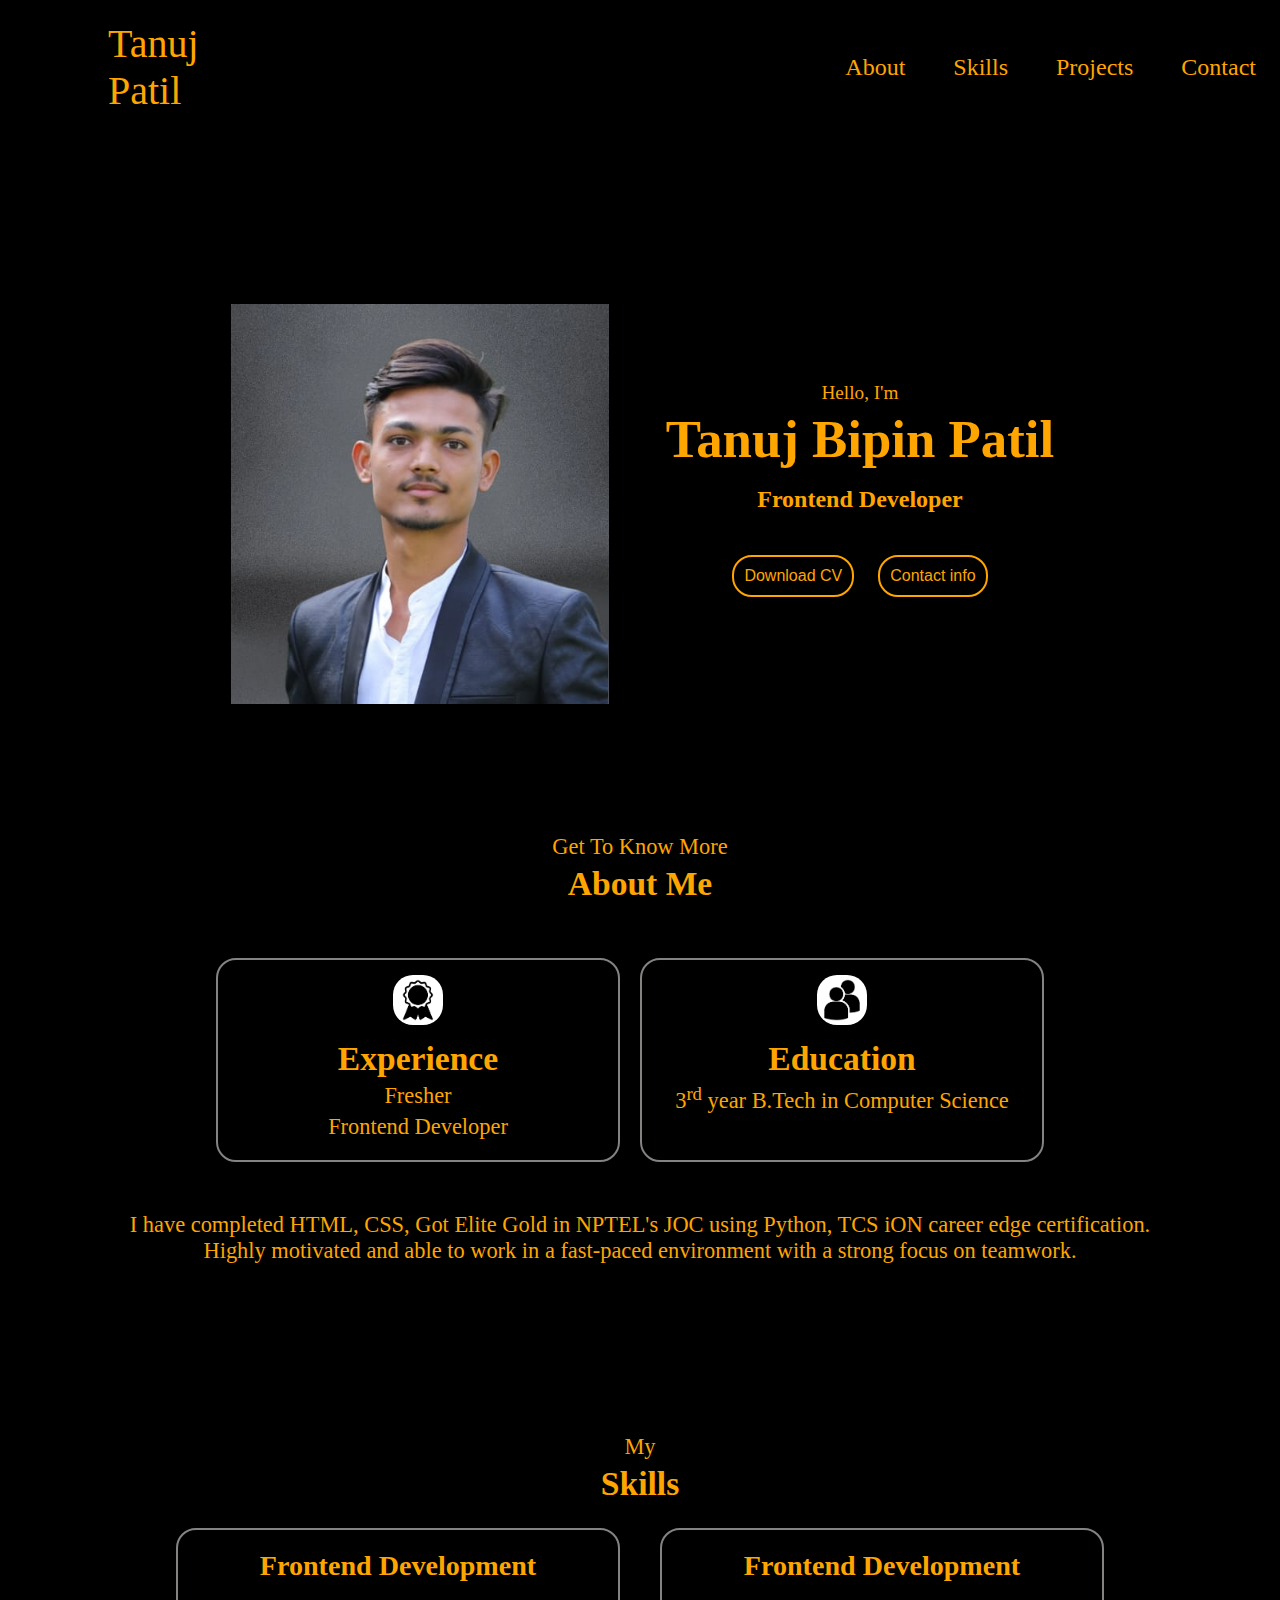
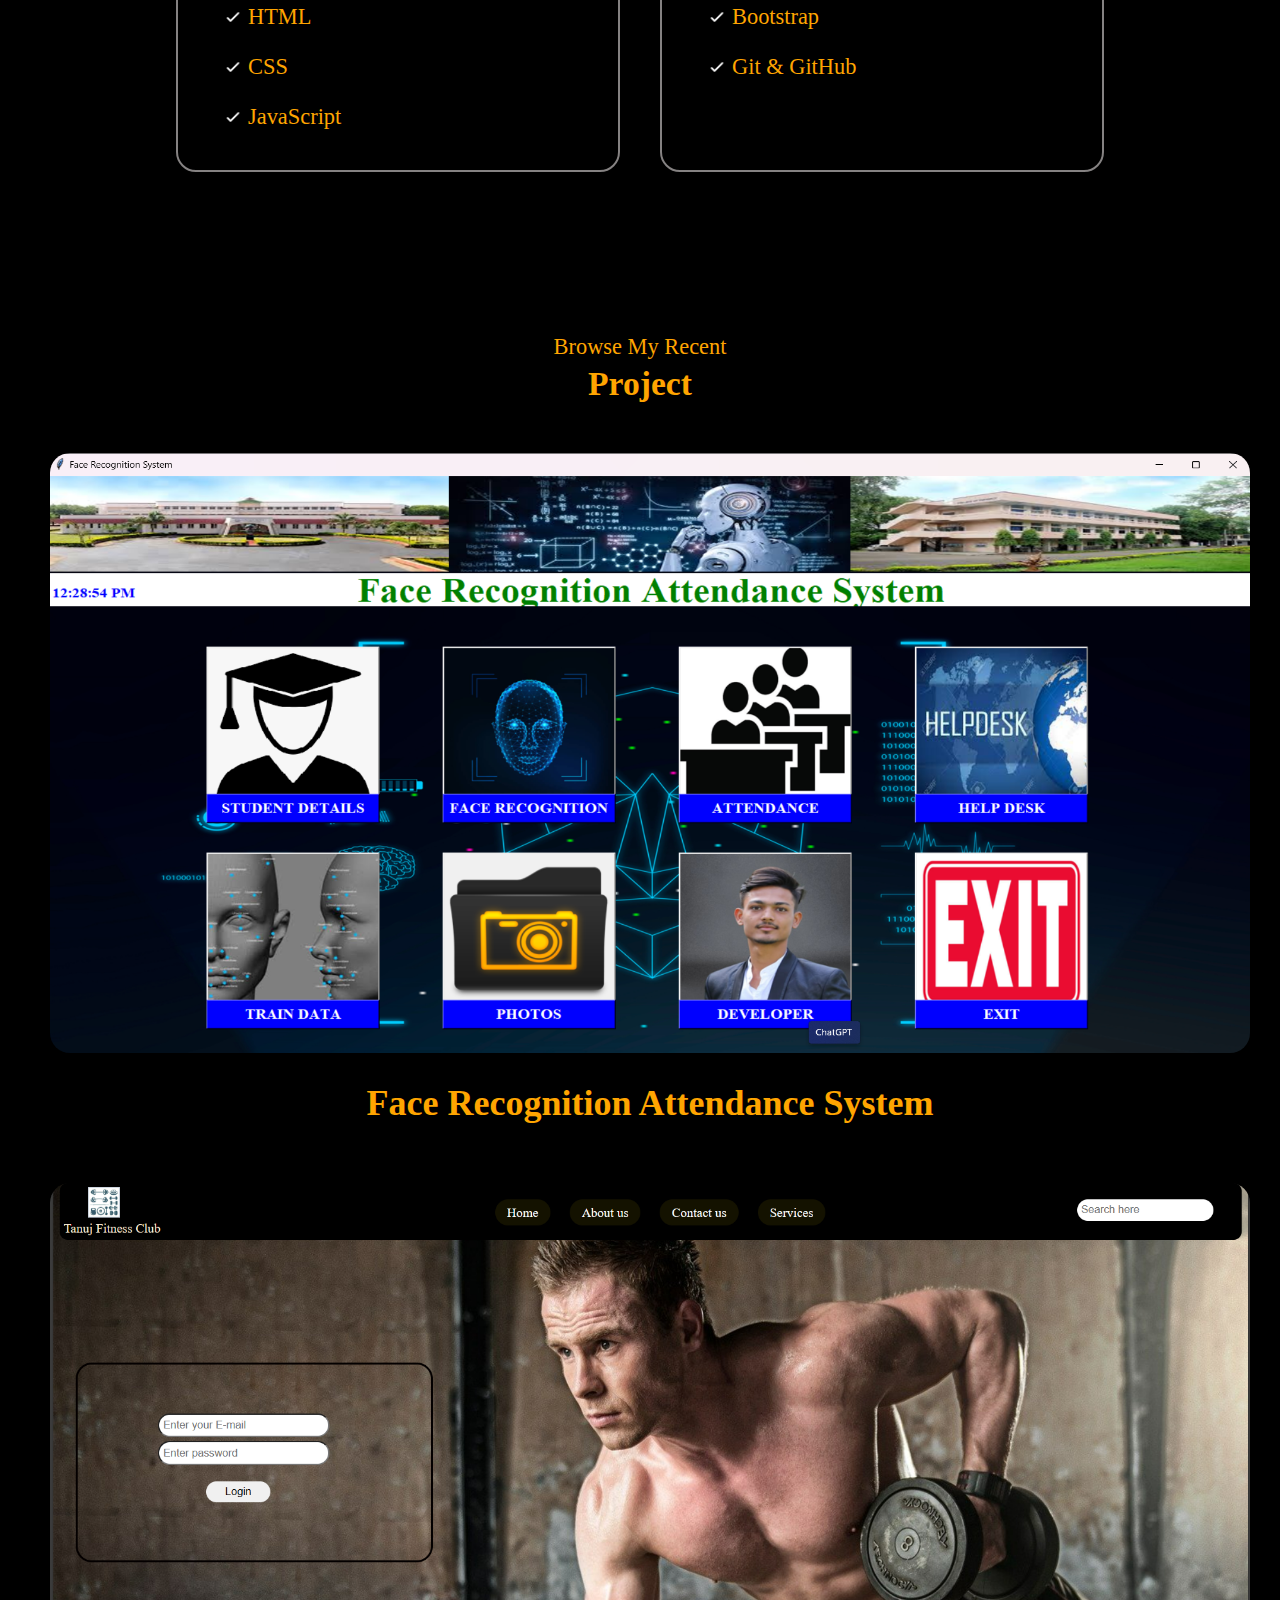
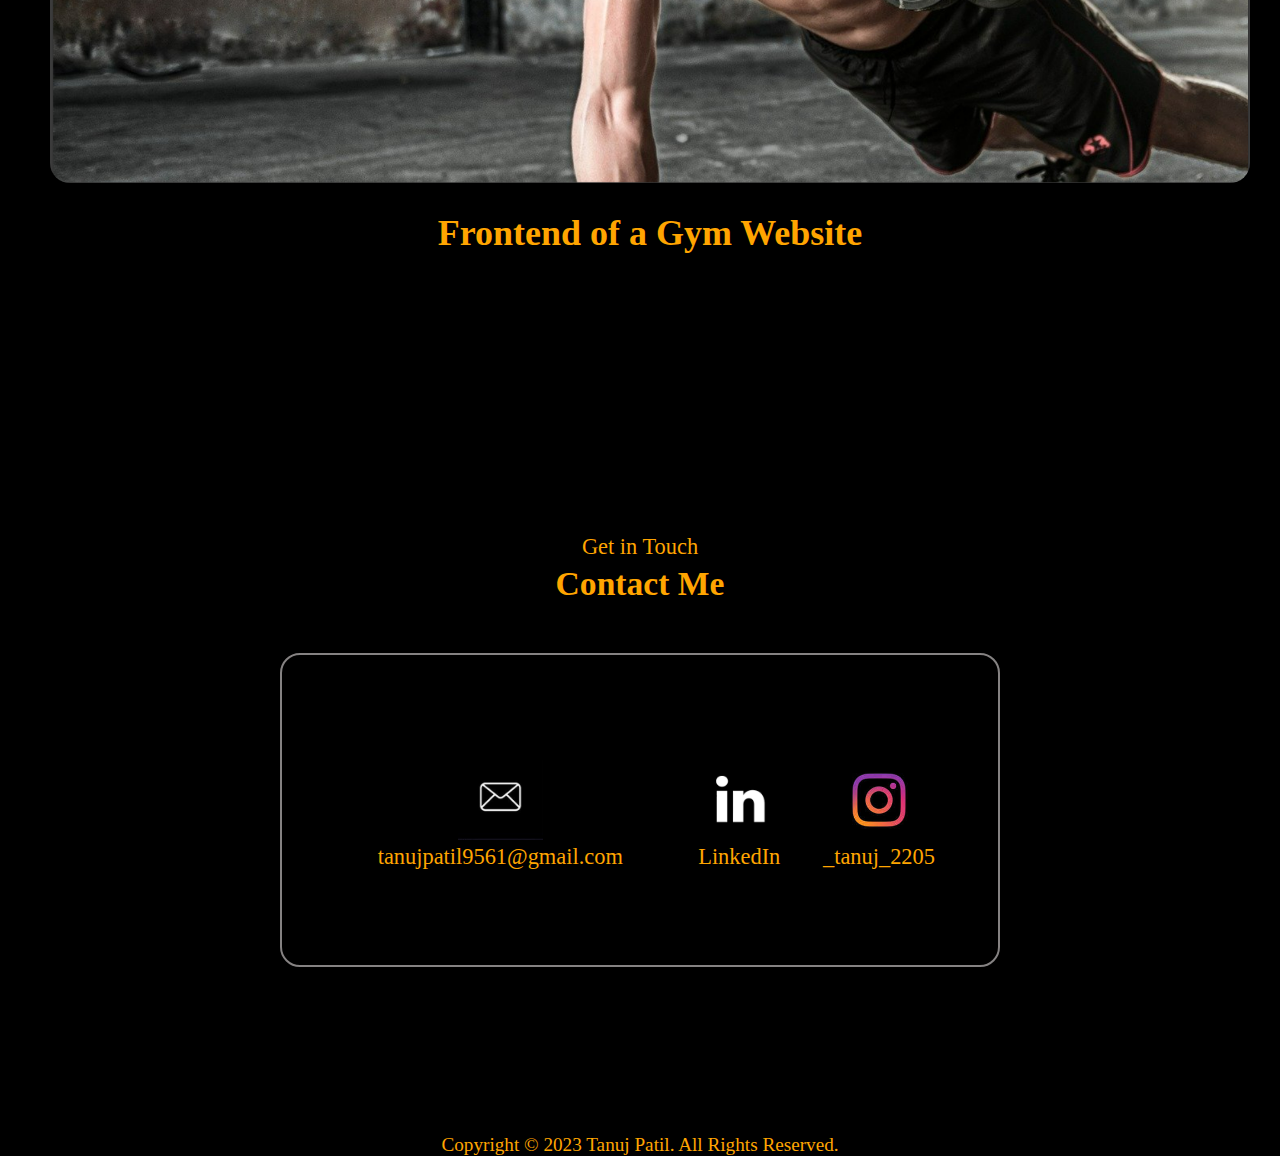
<file: Portfolio/index.html>
<!DOCTYPE html>
<html lang="en">

<head>
    <meta charset="UTF-8">
    <meta name="viewport" content="width=device-width, initial-scale=1.0">
    <title>My Portfolio | Bharat Intern</title>
    <link rel="icon" href="BharatIntern-logo.jpg">
    <link rel="stylesheet" href="style.css">
</head>

<body>
    <header>
        <nav class="navbar">
            <div class="name">
                Tanuj Patil
            </div>
            <ul>
                <li class="item"><a href="#About">About</a></li>
                <li class="item"><a href="#Skills">Skills</a></li>
                <li class="item"><a href="#Proj">Projects</a></li>
                <li class="item"><a href="#Cont">Contact</a></li>
            </ul>
        </nav>
    </header>

    <section class="section-1" id="profile">

        <div  id="div1" class="div1">
            <img src="logo-tanuj.jpeg" alt="Tanuj Patil Profile" title="Tanuj Patil">
        </div>
        <div id="div2" class="div1">
            <p>Hello, I'm</p>
            <h1>Tanuj Bipin Patil</h1>
            <h4>Frontend Developer</h4>
            <div>
                <button id="CV" onclick="window.open('Tanuj Bipin Patil.pdf')">Download CV</button>
                <button id="Contact"><a href="mailto:tanujpatil9561@gmail.com">Contact info</a></button>
            </div>
        </div>
    </section>

    <section class="section-2" id="About">
        <p>Get To Know More</p>
        <h1>About Me</h1>
        <div class="box">

            <!-- <div id="div3">
                <img src="profile-pic-1.jpg" alt="Profile">
            </div> -->

            <div id="div4">
                <img src="experience.png" alt="">
                <h1>Experience</h1>
                <p>Fresher</p>
                <p>Frontend Developer</p>
            </div>

            <div id="div5">
                <img src="education.png" alt="">
                <h1>Education</h1>
                <p>3<sup>rd</sup> year B.Tech in Computer Science</p>
            </div>
        </div>

        <div id="certificates">
            <p class="me">I have completed HTML, CSS, Got Elite Gold in NPTEL's JOC using Python, TCS iON career edge certification.</p>
            <p class="me">Highly motivated and able to work in a fast-paced environment with a strong focus on teamwork.</p>
        </div>

        </section>

    <section class="section-3" id="Skills">
        <p>My</p>
        <h1>Skills</h1>

        <div id="box2">
            <div class="box2">
                <h3>Frontend Development</h3>
                <div class="courses">

                    <div id="first">
                        <img src="checkmark.png" alt="">
                        <p>HTML</p>
                    </div>

                    <div id="second">
                        <img src="checkmark.png" alt="">
                        <p>CSS</p>
                    </div>

                    <div id="third">
                        <img src="checkmark.png" alt="">
                        <p>JavaScript</p>
                    </div>

                </div>
            </div>

            <div class="box2">
                <h3>Frontend Development</h3>
                <div class="courses">

                    <div id="fourth">
                        <img src="checkmark.png" alt="">
                        <p>Bootstrap</p>
                    </div>

                    <div id="fifth">
                        <img src="checkmark.png" alt="">
                        <p>Git & GitHub</p>
                    </div>
                </div>
            </div>
        </div>

    </section>

    <section class="section-4" id="Proj">
        <p>Browse My Recent</p>
        <h1>Project</h1>
        
        <div class="project">
            <img src="FRAS.png" alt="">
            <h1>Face Recognition Attendance System</h1>
        </div>
        
        <div class="project">
            <img src="project1.png" alt="">
            <h1>Frontend of a Gym Website</h1>
        </div>

    </section>

    <section class="section-5" id="Cont">
        <p>Get in Touch</p>
        <h1>Contact Me</h1>
        <div class="Contact-me">
            <div id="Contactme">

                <div id="email">
                    <img src="Email.jpg" alt="Email-icon">
                    <p><a href="mailto:tanujpatil9561@gmail.com">tanujpatil9561@gmail.com</a></p>
                </div>

                <div id="linkedin">
                    <img src="linkedin.png" alt="Linkedin-icon">
                    <p><a href="https://www.linkedin.com/in/tanuj-patil-997593241" target="_blank">LinkedIn</a></p>
                </div>

                <div id="instagram">
                    <img src="Instagram.jpg" alt="Instagram-icon">
                    <p><a href="https://www.instagram.com/_tanuj_2205?igshid=OGQ5ZDc2ODk2ZA==" target="_blank">_tanuj_2205</a></p>
                </div>

            </div>
        </div>
    </section>

    <footer>
        <p>Copyright &#169; 2023 Tanuj Patil. All Rights Reserved.</p>
    </footer>
</body>

</html>
</file>
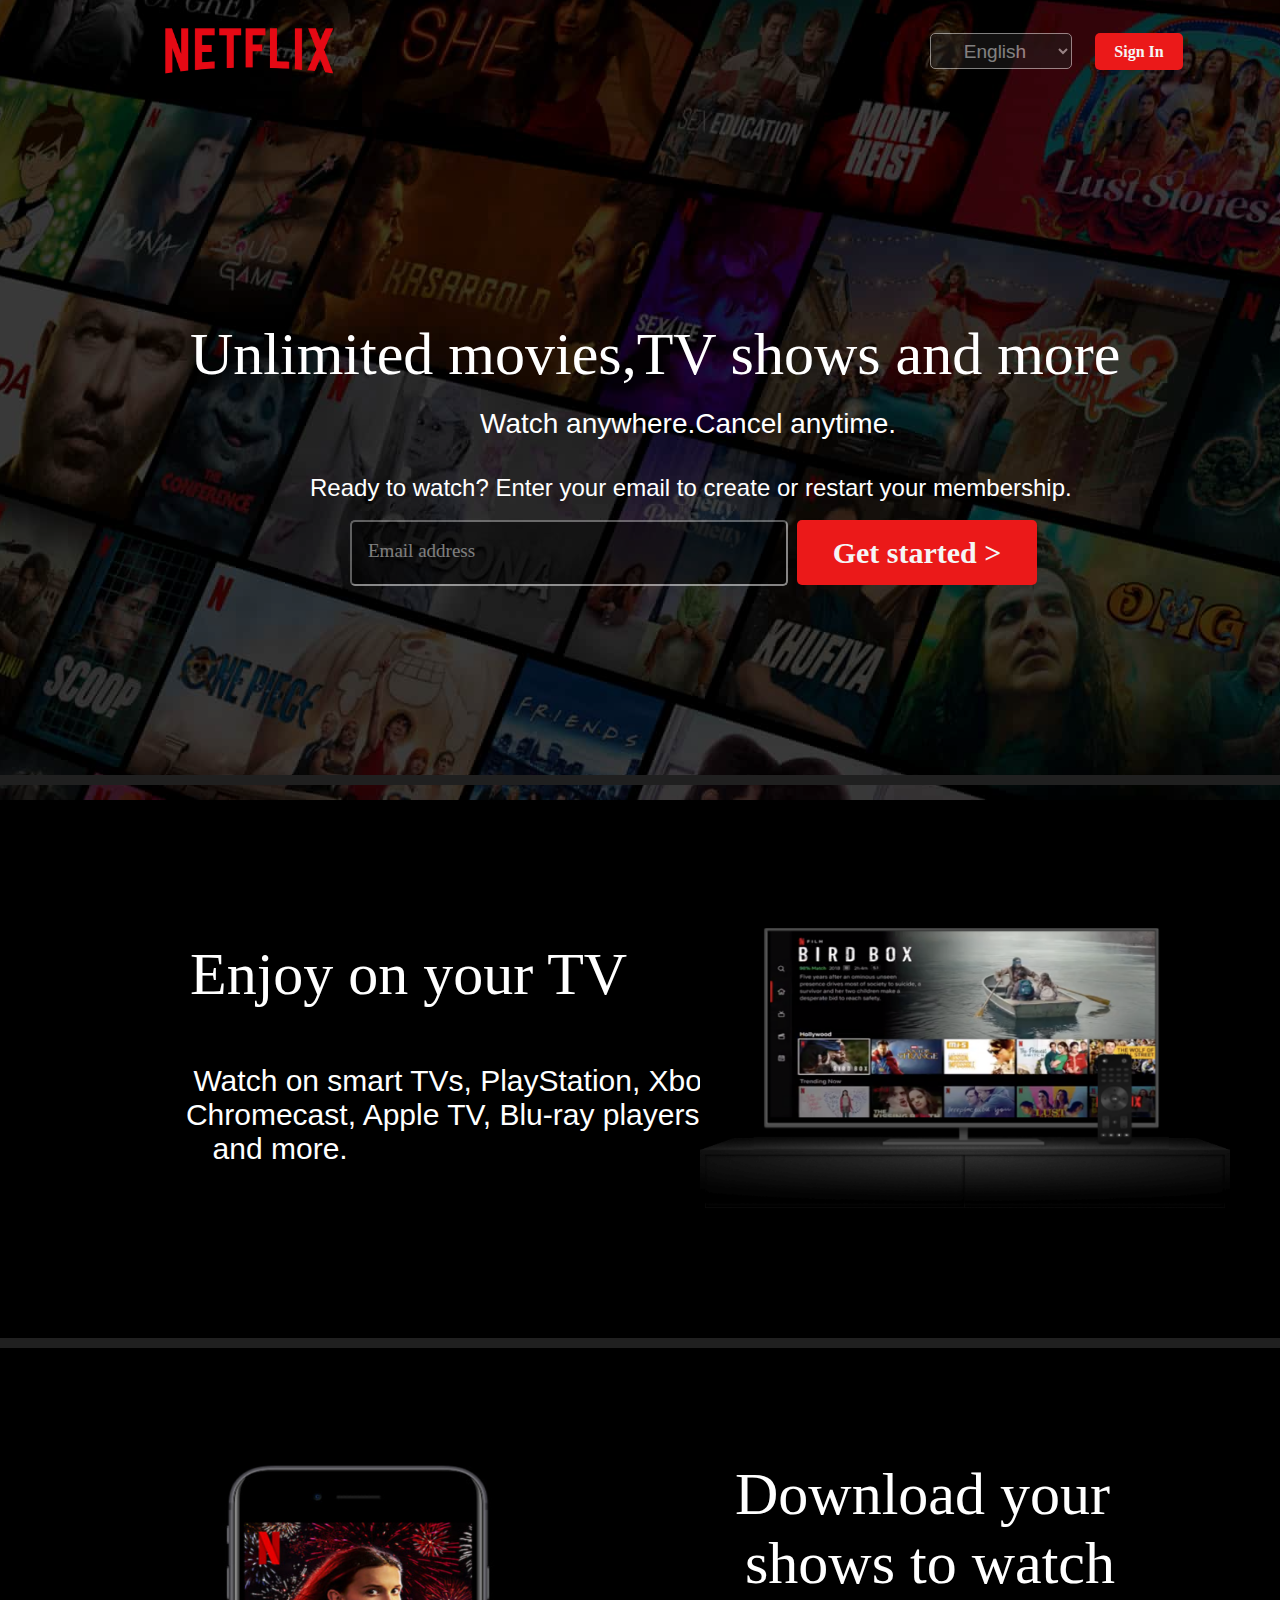
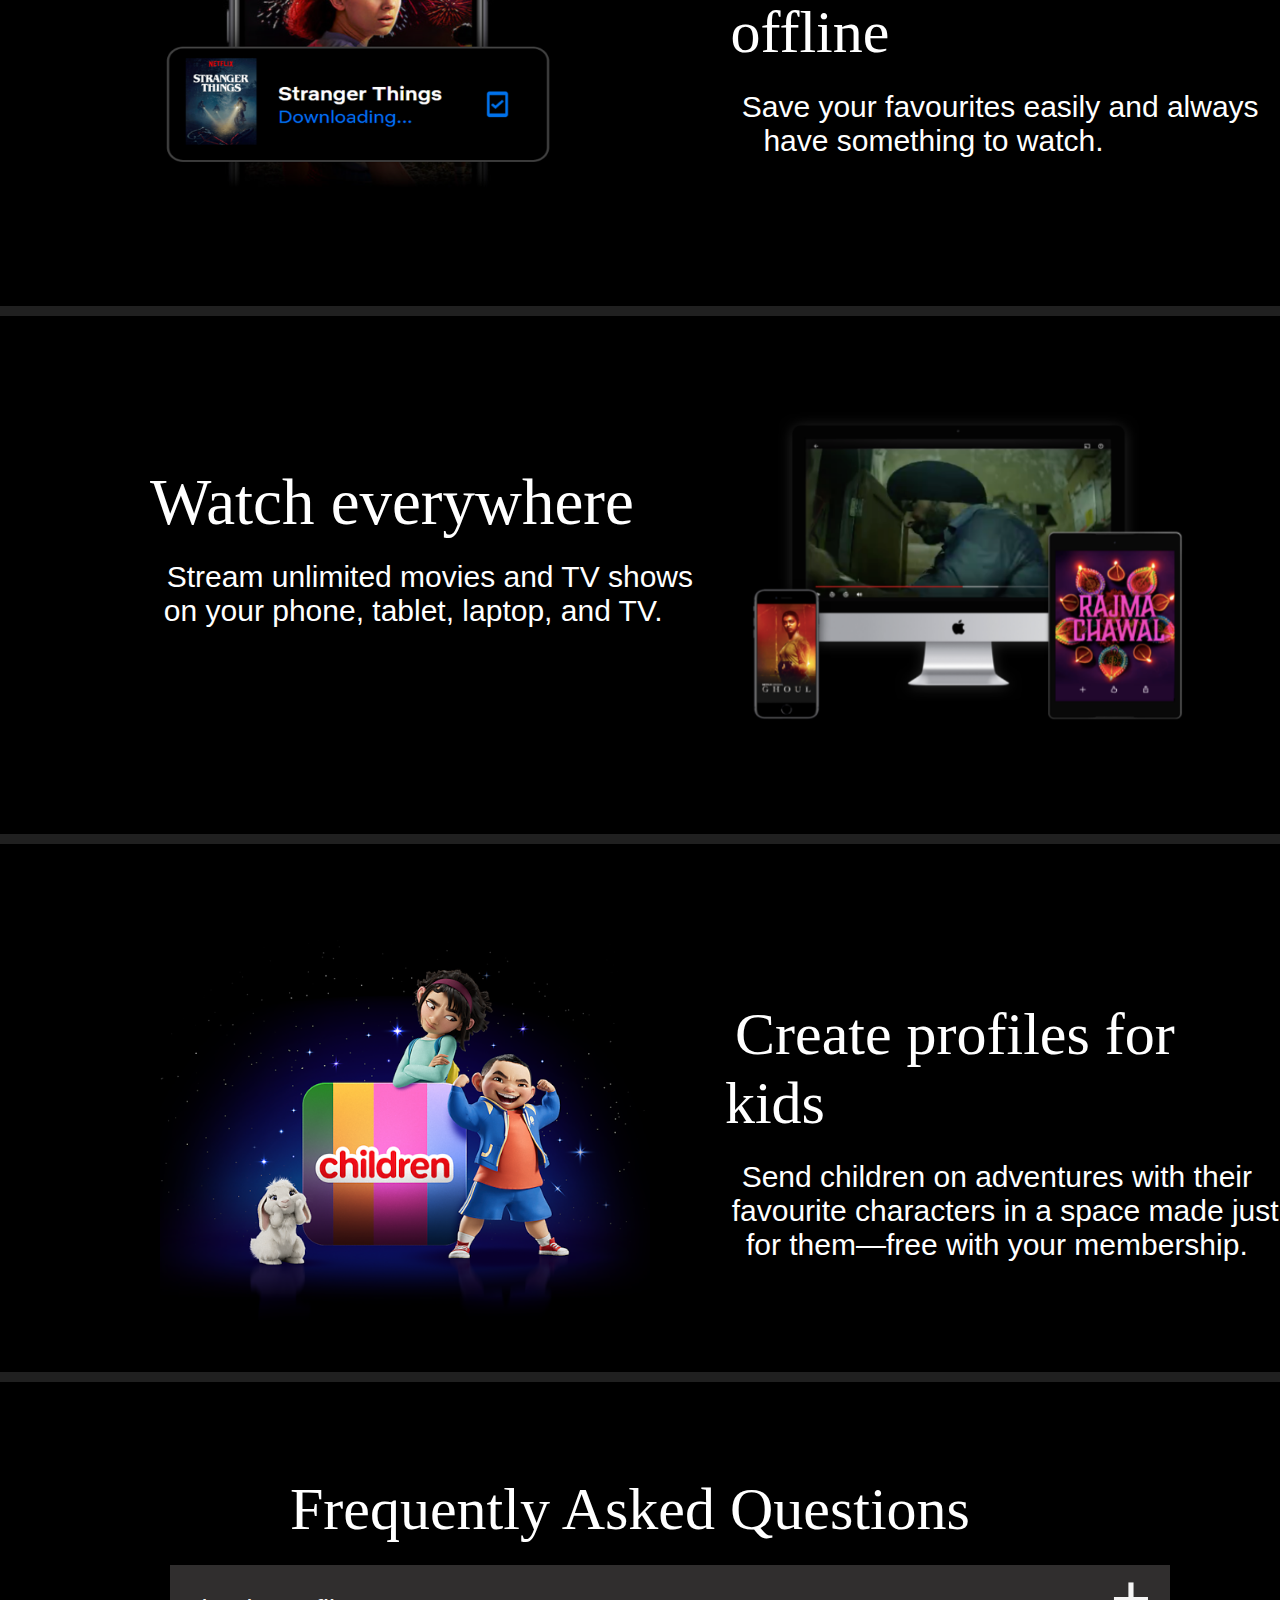
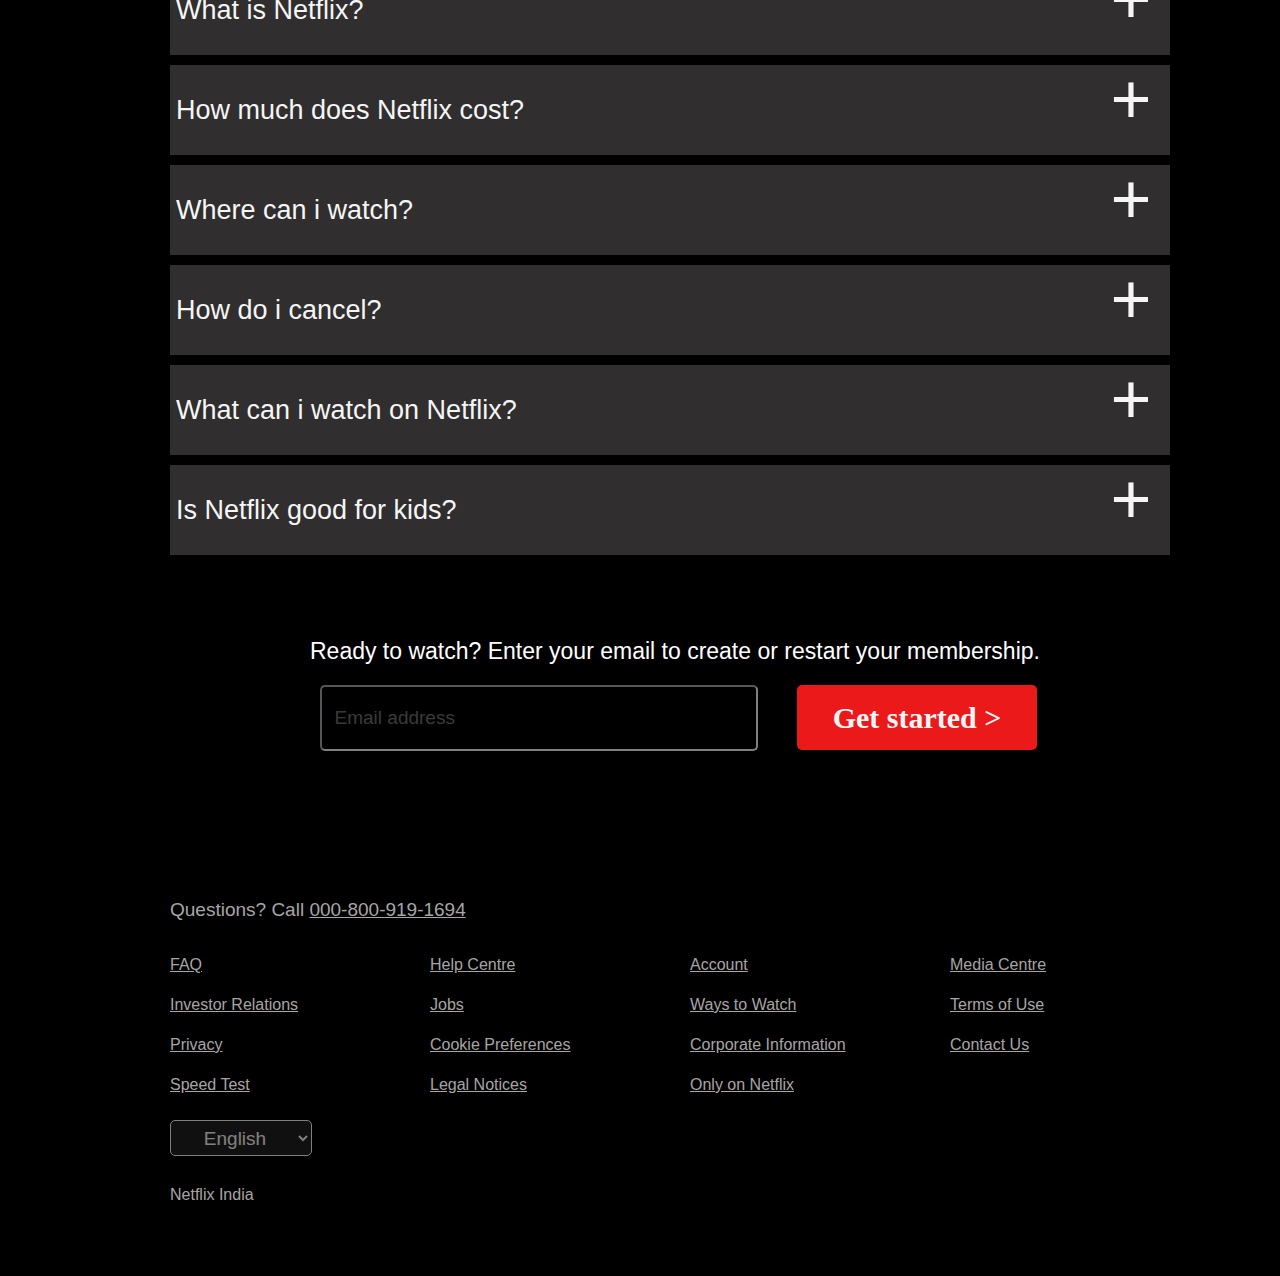
<file: netflixclonehtml.html>
<!DOCTYPE html>
<html>
    <head>
    <meta name="viewport"
    content="width=device-width",
    initial-scale="1.0">
    <link rel="stylesheet" href="netflixclonecss.css">
    </head>
    <body>
        <img class="logo" src="logo.png">
        <br/>
        <br/>
        <br/>
        <pre class="c2">Unlimited movies,TV shows and more
        </pre>
        <pre class="c3">Watch anywhere.Cancel anytime.</pre>
        <pre class="c4">Ready to watch? Enter your email to create or restart your membership.
        </pre>
        <label for "c7" class="l1">Email address</label>
        <input class="c7" type="text">
        <img class="poster" src="poster.jpg">
        <button class="b1"><b>Sign In</b></button>
        <select class="lang">
        <option value="English"><b>English</b></option>
        <option value="Hindi"><b>हिंदी</b></option>
        </select>
        <button class="b2"><b>Get started    ></b></button>
          
        
        <hr class="h1">
        
        <pre class="c8">Enjoy on your TV</pre>
        <pre class="c9">
                          
                                                    Watch on smart TVs, PlayStation, Xbox,
                                                Chromecast, Apple TV, Blu-ray players
         and more.
        </pre>

        <img class="img1" src="tv.png">

        <hr class="h2">

        <pre class="c10">
                Download your 
                 shows to watch 
offline
        </pre>
         
        <img class="img2" src="image3.png">
        <pre class="c11">
                 Save your favourites easily and always 
have something to watch.</pre>

        <hr class="h3">


       <img class="img3" src="device-pile-in.png">
       <pre class="c12">Watch everywhere</pre>
       <pre class="c13">
        Stream unlimited movies and TV shows 
   on your phone, tablet, laptop, and TV.</pre>
        
       <hr class="h4">

       <img class="img4" src="children.png">
       <pre class="c14">
                         Create profiles for 
kids</pre>
        
         <pre class="c15">
        Send children on adventures with their
           favourite characters in a space made just 
        for them—free with your membership.</pre>

        <hr class="h5">

        <pre class="c16">Frequently Asked Questions</pre>

        <button class="b3"><p>What is Netflix?</p></button>

        <button class="b4"><p>How much does Netflix cost?</p></button>

        <button class="b5"><p>Where can i watch?</p></button>

        <button class="b6"><p>How do i cancel?</p></button>

        <button class="b7"><p>What can i watch on Netflix?</p></button>

        <button class="b8"><p>Is Netflix good for kids?</p></button>

        <pre class="p1">+</pre>

        <pre class="p2">+</pre>


        <pre class="p3">+</pre>


        <pre class="p4">+</pre>


        <pre class="p5">+</pre>


        <pre class="p6">+</pre>


        <pre class="c17">Ready to watch? Enter your email to create or restart your membership.</pre>
        
        <button class="b9"><b>Get started    ></b></button>

        <input class="c18" type="text" placeholder="  Email address">
        <p class="c19">Questions? Call <u>000-800-919-1694</u></p>
        <p class="c20"><u>FAQ</u></p>
        <p class="c21"><u>Investor Relations</u></p>
        <p class="c22"><u>Privacy</u></p>
        <p class="c23"><u>Speed Test</u></p>
        <p class="c24"><u>Help Centre</u></p>
        <p class="c25"><u>Jobs</u></p>

        <p class="c26"><u>Cookie Preferences</u></p>
        <p class="c27"><u>Legal Notices</u></p>

        <p class="c28"><u>Account</u></p>

        <p class="c29"><u>Ways to Watch</u></p>

        <p class="c30"><u>Corporate Information</u></p>

        <p class="c31"><u>Only on Netflix</u></p>

        <p class="c32"><u>Media Centre</u></p>

        <p class="c33"><u>Terms of Use</u></p>

        <p class="c34"><u>Contact Us</u></p>
         
        <select class="lang1">
            <option value="English"><b>English</b></option>
            <option value="Hindi"><b>हिंदी</b></option>
        </select>

        <pre class="end">Netflix India



        </pre>
        
    </body>
</html>
</file>
<file: Portfolio/style.css>
body{
    background-color: black;
    color: orange;
    overflow-x: hidden;
    height: 100vh;
}

*{
    margin: 0px;
    padding: 0;
}

.navbar{
    display: flex;
}

.name{
    color: orange;
    margin: 12px 90px;
    font-size: 2.5rem;
    padding: 8px 18px;
}
.navbar ul{
    margin-left: 500px;
    display: flex;
    justify-content: center;
    align-items: center;
}  

.navbar li{
    list-style: none;
    margin: 12px;
}

.navbar ul li a{
    color: orange;
    text-decoration: none;
    padding: 10px 12px;
    font-size: 1.5rem;
    border-bottom: 2px solid transparent;
    transition: border-bottom 0.3s ease;
}

.navbar ul li a:hover {
    border-bottom: 2px solid orange;
}

.section-1{
    display: flex;
    height: 650px;
    width: 100vw;
}
.div1{
    margin: 20px;
    justify-content: center;
    align-items: center;
    position: relative;
    top: 150px;
    left: 200px;
    width: 400px;
    height: 400px;
}

#div1 img{
    display: flex;
    justify-content: center;
    align-items: center;
    height: 400px;
    margin: auto;
}

#div1 img:hover{
    box-shadow: 5px 5px 10px #e58715, -5px -5px 10px #e58715;
    height: 420px;
}

#div2{
    display: flex;
    flex-direction: column;    
}

#Contact a, #CV{
    color: orange;
    text-decoration: none;
}

#div2 button{
    margin: 30px 10px;
    padding: 10px 10px;
    border-radius: 20px;
    background-color: black;
    border: 2px solid orange;
    font-size: 1rem;
}

#Contact:hover , #CV:hover{
    background-color: white;
    color: rgb(255, 166, 0);
    font-size: 1.2rem;
}

#div2 p{
    font-size: 1.2rem;
}

#div2 h4{
    margin: 12px 0px;
    font-size: 1.5rem;
    color: orange;
}

#div2 h1{
    font-size: 3.3rem;
}

.section-2{
    height: 600px;
    text-align: center;
    font-size: 1.2rem;
    margin-top: 50px;
}

.section-2 p{
    font-size: 1.4rem;
}

.section-2 h1{
    font-size: 2.1rem;
}
.section-2 .box{
    display: flex;
    justify-content: center;
    align-items: center;
}

.section-2 .box #div3{
    margin: 20px;
    border-radius: 20px;
    height: 400px;
    width: 400px;
}

.section-2 .box #div4, #div5{
    display: inline-block;
    border: 2px solid rgb(133, 130, 130);
    border-radius: 20px;
    height: 200px;
    width: 400px;
    margin: 50px 20px 0px 0px;
}

#certificates{
    margin: 50px;
}

.section-2 img{
    display: block;
    margin: auto;
    height: 400px;
    border-radius: 20px;
    background-color: white;
}

#div4 p,h1{
    margin: 5px;
}
#div4 img{
    margin: 15px auto;
    height: 50px;
}

#div5 img{
    margin: 15px auto;
    height: 50px;
}

.me p{
    padding: 20px;
}

.section-3{
    text-align: center;
    height: 500px;
}
.section-3 p{
    font-size: 1.4rem;
}

 .section-3 h1{
    font-size: 2.1rem;
}

#box2{
    font-size: 1.5rem;
    display: flex;
    justify-content: center;
    align-items: center;
    
}
.section-3 .box2{
    height: 200px;
    width: 400px;
    margin: 20px;
    padding: 20px;
    border: 2px solid rgb(133, 130, 130);
    border-radius: 20px
}

.courses img{
    height: 30px;
    display: block;
}

.courses #first, #second, #third, #fourth, #fifth{
    font-size: 1.2rem;
    margin: 20px;
    display: flex;
    align-items: center;
}

.section-4{
    height: 1600px;
    text-align: center;
}

.section-4 p{
    font-size: 1.4rem;
}

.section-4 h1{
    font-size: 2.1rem;
}

.section-4 .project{
    margin: 30px auto;
    height: 700px;
    width: 1300px;
    border-radius: 20px;
}

.section-4 img{
    border: none;
    border-radius: 20px;
    margin: 20px;
    width: 1200px;
    height: 600px;
}

.project h1{
    font-size: 2.25rem;
}

.section-5{
    margin: 200px;
    text-align: center;
    height: 400px;
}
.section-5 p{
    font-size: 1.4rem;
}

.section-5 h1{
    font-size: 2.1rem;
}

.Contact-me{
    display: flex;
    justify-content: center;
    align-items: center;
    border: 2px solid rgb(133, 130, 130);
    border-radius: 20px;
    width: 700px;
    height: 300px;
    padding: 5px 8px;
    margin: 50px auto;
} 

#Contactme{
    height: 100px;
    width: 600px;
    display: flex;
}

#Contactme a{
    padding: 2px 4px;
    margin: 2px 1px;
    text-decoration: none;
    color: orange;
}
#email, #linkedin{
    margin: auto;
}

#Contactme img{
    height: 80px;
}

footer{
    margin: 50px;
    text-align: center;
    font-size: 1.2rem;
}
</file>
<file: netflixclonecss.css>
body{
    background-color: black;
}
.logo{
    position:absolute;
    left:161px;
    top:25px;
    width: 178px;
    height: 55px;
    

}
.poster{
    position:absolute;
    top:-200px;
    left:-198px;
    z-index:-1;
    opacity:0.3;
    width:1750px;
    height:1000px;
}
.c2{
    position:absolute;
    color:white;
    font-size: 60px;
    font-family:'Franklin Gothic Medium';
    text-align: center;
    left:190px;
    top:260px;
}
.b1{
    position:absolute;
    background-color:rgb(235, 25, 25) ;
    color:whitesmoke;
    border-radius:5px ;
    height:37px;
    width:88px;
    border:0cap;
    left:1095px;
    top:33px;
    font-family:'PT Sans';
    font-size: 16px;

}
.lang{
    position: absolute;
    background-color:rgb(34, 32, 32);
    opacity:0.5 ;
    border-color: white;
    color:white;
    border-radius:5px;
    width:142px;
    height:36px;
    left:930px;
    top:33px;
    text-align: center;
    font-size:19px;

}
.c3{
    position:absolute;
    color:white;
    font-size: 28px;
    font-family:sans-serif;
    text-align: center;
    left:480px;
    top:380px;
}
.c4{
    position:absolute;
    color:white;
    font-size: 24px;
    font-family:sans-serif;
    text-align: center;
    left:310px;
    top:450px;
}
.c7{
    position: absolute;
    background-color:black;
    opacity:0.5 ;
    border-color: white;
    color:white;
    border-radius:5px;
    width:430px;
    height:60px;
    left:350px;
    top:520px;
    text-align: left;
    font-size:19px;


}
.b2{
    position:absolute ;
    background-color:rgb(235, 25, 25) ;
    color:whitesmoke;
    border-radius:5px ;
    height:65px;
    width:240px;
    border:0cap;
    left:797px;
    top:520px;
    font-family:'PT Sans';
    font-size: 30px;

}
.c8{
    position:absolute;
    color:white;
    font-size: 60px;
    font-family:'Franklin Gothic Medium';
    text-align: center;
    left:190px;
    top:880px;
}
.c9{
    position:absolute;
    color:white;
    font-size: 30px;
    font-family:'Gill Sans', 'Gill Sans MT', Calibri, 'Trebuchet MS', sans-serif;
    text-align: center;
    left:-240px;
    top:1000px;
}

.img1{
    position:absolute;
    left:700px;
    top:860px;
    width:530px;
    height:350px;
}

.c10{
    position:absolute;
    color:white;
    font-size: 60px;
    font-family:'Franklin Gothic Medium';
    text-align: center;
    left:490px;
    top:1400px;
}

.img2{
    position:absolute;
    left:100px;
    top:1450px;
    width:530px;
    height:350px;
}

.c11{
    position:absolute;
    color:white;
    font-size: 30px;
    font-family:'Gill Sans', 'Gill Sans MT', Calibri, 'Trebuchet MS', sans-serif;
    text-align: center;
    left:600px;
    top:1660px;
}

.img3{
    position:absolute;
    left:700px;
    top:2000px;
    width:520px;
    height:360px;
}

.c12{
    position:absolute;
    color:white;
    font-size: 65px;
    font-family:'Franklin Gothic Medium';
    text-align: center;
    left:150px;
    top:2000px;
}

.c13{
    position:absolute;
    color:white;
    font-size: 30px;
    font-family:'Gill Sans', 'Gill Sans MT', Calibri, 'Trebuchet MS', sans-serif;
    text-align: center;
    left:100px;
    top:2130px;
}

.img4{
    position:absolute;
    left:160px;
    top:2540px;
    width:510px;
    height:380px;
}

.c14{
    position:absolute;
    color:white;
    font-size: 60px;
    font-family:'Franklin Gothic Medium';
    text-align: center;
    left:360px;
    top:2540px;
}

.c15{
    position:absolute;
    color:white;
    font-size: 30px;
    font-family:'Gill Sans', 'Gill Sans MT', Calibri, 'Trebuchet MS', sans-serif;
    text-align: center;
    left:640px;
    top:2730px;
}

.c16{
    position:absolute;
    color:white;
    font-size: 60px;
    font-family:'Franklin Gothic Medium';
    text-align: center;
    left:290px;
    top:3015px;
}

.b3{
    position:absolute ;
    background-color:rgb(48, 46, 46) ;
    color:whitesmoke;
    border-radius:0px ;
    height:90px;
    width:1000px;
    border:0cap;
    left:170px;
    top:3165px;
    font-family:Arial, Helvetica, sans-serif;
    font-size: 27px;
    text-align:left;

}

.b4{
    position:absolute ;
    background-color:rgb(48, 46, 46) ;
    color:whitesmoke;
    border-radius:0px ;
    height:90px;
    width:1000px;
    border:0cap;
    left:170px;
    top:3265px;
    font-family:Arial, Helvetica, sans-serif;
    font-size: 27px;
    text-align:left;

}

.b5{
    position:absolute ;
    background-color:rgb(48, 46, 46) ;
    color:whitesmoke;
    border-radius:0px ;
    height:90px;
    width:1000px;
    border:0cap;
    left:170px;
    top:3365px;
    font-family:Arial, Helvetica, sans-serif;
    font-size: 27px;
    text-align:left;

}

.b6{
    position:absolute ;
    background-color:rgb(48, 46, 46) ;
    color:whitesmoke;
    border-radius:0px ;
    height:90px;
    width:1000px;
    border:0cap;
    left:170px;
    top:3465px;
    font-family:Arial, Helvetica, sans-serif;
    font-size: 27px;
    text-align:left;

}

.b7{
    position:absolute ;
    background-color:rgb(48, 46, 46) ;
    color:whitesmoke;
    border-radius:0px ;
    height:90px;
    width:1000px;
    border:0cap;
    left:170px;
    top:3565px;
    font-family:Arial, Helvetica, sans-serif;
    font-size: 27px;
    text-align:left;

}

.b8{
    position:absolute ;
    background-color:rgb(48, 46, 46) ;
    color:whitesmoke;
    border-radius:0px ;
    height:90px;
    width:1000px;
    border:0cap;
    left:170px;
    top:3665px;
    font-family:Arial, Helvetica, sans-serif;
    font-size: 27px;
    text-align:left;

}

.b3:hover, .b4:hover, .b5:hover, .b6:hover, .b7:hover,.b8:hover{
    background-color: rgb(59, 57, 57);
}

.c17{
    position:absolute;
    color:white;
    font-size: 23px;
    font-family:sans-serif;
    text-align: center;
    left:310px;
    top:3815px;
}

.b9{
    position:absolute ;
    background-color:rgb(235, 25, 25) ;
    color:whitesmoke;
    border-radius:5px ;
    height:65px;
    width:240px;
    border:0cap;
    left:797px;
    top:3885px;
    font-family:'PT Sans';
    font-size: 30px;

}

.c18{
    position: absolute;
    background-color:black;
    opacity:0.5 ;
    border-color: white;
    color:white;
    border-radius:5px;
    width:430px;
    height:60px;
    left:320px;
    top:3885px;
    text-align: left;
    font-size:19px;

}

.c19{
    position:absolute;
    color:rgb(168, 165, 165);
    font-size: 19px;
    font-family:sans-serif;
    text-align: center;
    left:170px;
    top:4080px;
}

.c20{
    position:absolute;
    color:rgb(168, 165, 165);
    font-size: 16px;
    font-family:sans-serif;
    text-align: center;
    left:170px;
    top:4140px;
}

.c21{
    position:absolute;
    color:rgb(168, 165, 165);
    font-size: 16px;
    font-family:sans-serif;
    text-align: center;
    left:170px;
    top:4180px;
}

.c22{
    position:absolute;
    color:rgb(168, 165, 165);
    font-size: 16px;
    font-family:sans-serif;
    text-align: center;
    left:170px;
    top:4220px;
}

.c23{
    position:absolute;
    color:rgb(168, 165, 165);
    font-size: 16px;
    font-family:sans-serif;
    text-align: center;
    left:170px;
    top:4260px;
}

.c24{
    position:absolute;
    color:rgb(168, 165, 165);
    font-size: 16px;
    font-family:sans-serif;
    text-align: center;
    left:430px;
    top:4140px;
}

.c25{
    position:absolute;
    color:rgb(168, 165, 165);
    font-size: 16px;
    font-family:sans-serif;
    text-align: center;
    left:430px;
    top:4180px;
}

.c26{
    position:absolute;
    color:rgb(168, 165, 165);
    font-size: 16px;
    font-family:sans-serif;
    text-align: center;
    left:430px;
    top:4220px;
}

.c27{
    position:absolute;
    color:rgb(168, 165, 165);
    font-size: 16px;
    font-family:sans-serif;
    text-align: center;
    left:430px;
    top:4260px;
}

.c28{
    position:absolute;
    color:rgb(168, 165, 165);
    font-size: 16px;
    font-family:sans-serif;
    text-align: center;
    left:690px;
    top:4140px;
}

.c29{
    position:absolute;
    color:rgb(168, 165, 165);
    font-size: 16px;
    font-family:sans-serif;
    text-align: center;
    left:690px;
    top:4180px;
}

.c30{
    position:absolute;
    color:rgb(168, 165, 165);
    font-size: 16px;
    font-family:sans-serif;
    text-align: center;
    left:690px;
    top:4220px;
}

.c31{
    position:absolute;
    color:rgb(168, 165, 165);
    font-size: 16px;
    font-family:sans-serif;
    text-align: center;
    left:690px;
    top:4260px;
}

.c32{
    position:absolute;
    color:rgb(168, 165, 165);
    font-size: 16px;
    font-family:sans-serif;
    text-align: center;
    left:950px;
    top:4140px;
}

.c33{
    position:absolute;
    color:rgb(168, 165, 165);
    font-size: 16px;
    font-family:sans-serif;
    text-align: center;
    left:950px;
    top:4180px;
}

.c34{
    position:absolute;
    color:rgb(168, 165, 165);
    font-size: 16px;
    font-family:sans-serif;
    text-align: center;
    left:950px;
    top:4220px;
}

.lang1{
    position: absolute;
    background-color:rgb(34, 32, 32);
    opacity:0.5 ;
    border-color: white;
    color:white;
    border-radius:5px;
    width:142px;
    height:36px;
    left:170px;
    top:4320px;
    text-align: center;
    font-size:19px;

}

.end{
    position:absolute;
    color:rgb(168, 165, 165);
    font-size: 16px;
    font-family:sans-serif;
    left:170px;
    top:4370px;
}

.b1:hover, .b2:hover, .b9:hover{
    background-color: rgb(207, 27, 27);
}

.lang:focus, .lang1:focus{
    border-width: 1px;
    border-color: rgb(253, 249, 249);
    outline-color: white;
    outline-offset: 3px;

}

.c7:focus{
    border-width: 1px;
    border-color: rgb(253, 249, 249);
    outline-color: white;
    outline-offset: 4px;
}


.l1{
    position: absolute;
    color:white;
    left:368px;
    top:540px;
    text-align: left;
    font-size:19px;


}

.c18:focus{
    border-width: 1px;
    border-color: rgb(253, 249, 249);
    outline-color: white;
    outline-offset: 4px;
}

hr.h1{
   position: relative;
   width:520vw;
   left:-50px;
   top:705px;
   color:rgb(32, 32, 32);
   height:0px ;
   border: 5px solid rgb(32,32,32);
}

hr.h2{
    position: relative;
    width:520vw;
    left:-50px;
    top:1250px;
    color:rgb(32, 32, 32);
    height:0px ;
    border: 5px solid rgb(32,32,32);
 }

 hr.h3{
    position: relative;
    width:520vw;
    left:-50px;
    top:1800px;
    color:rgb(32, 32, 32);
    height:0px ;
    border: 5px solid rgb(32,32,32);
 }

 hr.h4{
    position: relative;
    width:520vw;
    left:-50px;
    top:2310px;
    color:rgb(32, 32, 32);
    height:0px ;
    border: 5px solid rgb(32,32,32);
 }

 hr.h5{
    position: relative;
    width:520vw;
    left:-50px;
    top:2830px;
    color:rgb(32, 32, 32);
    height:0px ;
    border: 5px solid rgb(32,32,32);
 }

 .p1{
    position:absolute ;
    color:whitesmoke;
    left:1110px;
    top:3095px;
    font-size: 70px;
    text-align:left;

}

.p2{
    position:absolute ;
    color:whitesmoke;
    left:1110px;
    top:3195px;
    font-size: 70px;
    text-align:left;

}

.p3{
    position:absolute ;
    color:whitesmoke;
    left:1110px;
    top:3295px;
    font-size: 70px;
    text-align:left;

}

.p4{
    position:absolute ;
    color:whitesmoke;
    left:1110px;
    top:3395px;
    font-size: 70px;
    text-align:left;

}

.p5{
    position:absolute ;
    color:whitesmoke;
    left:1110px;
    top:3495px;
    font-size: 70px;
    text-align:left;

}

.p6{
    position:absolute ;
    color:whitesmoke;
    left:1110px;
    top:3595px;
    font-size: 70px;
    text-align:left;

}
</file>
